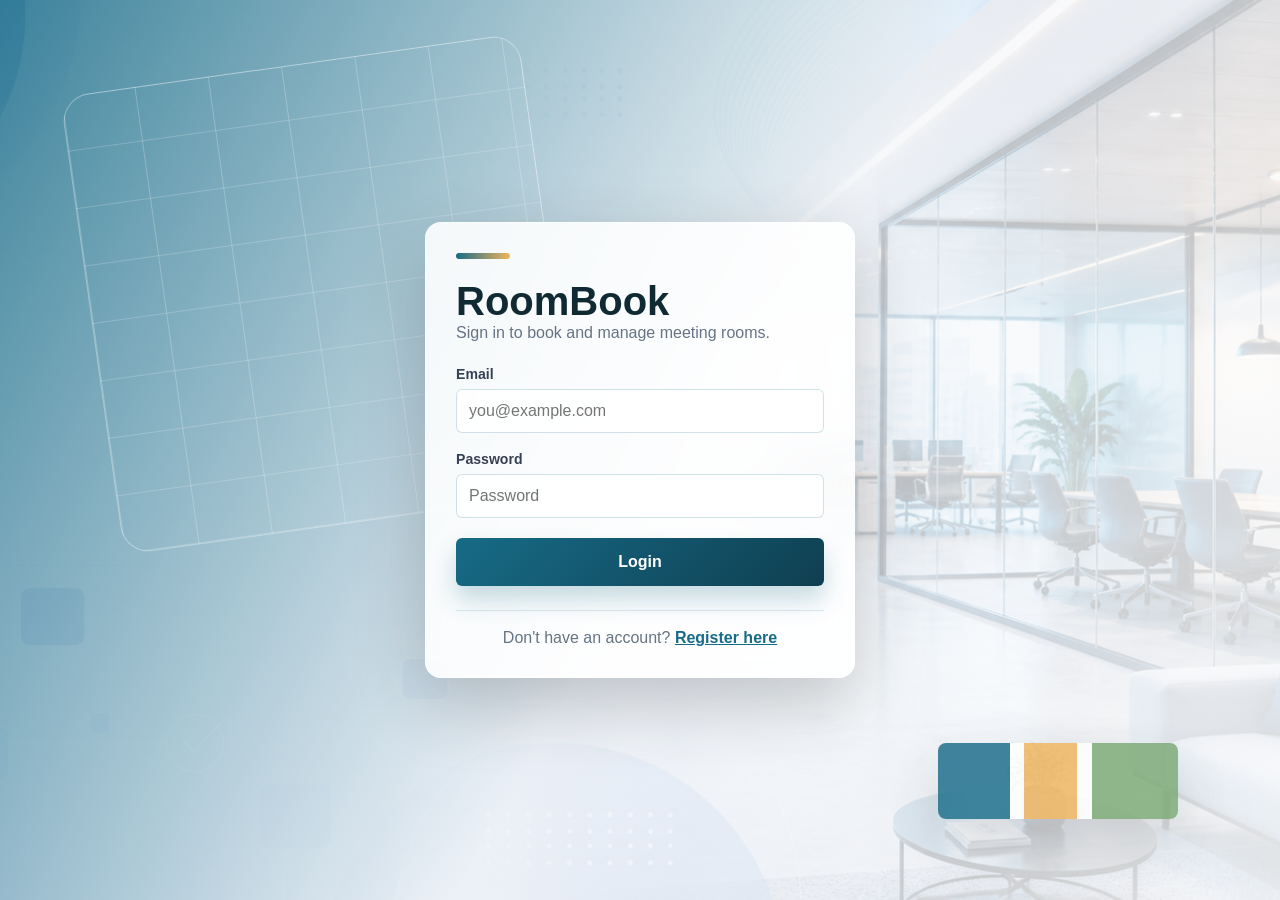
<file: index.html>
<!DOCTYPE html>
<html>
<head>
    <meta name="viewport" content="width=device-width, initial-scale=1.0">
    <title>RoomBook</title>
    <link rel="stylesheet" href="styles.css">
</head>
<body>

<main class="app-shell">
    <header class="topbar">
        <div class="brand">
            <h1>RoomBook</h1>
            <p>Book meeting rooms and manage your reservations.</p>
        </div>
        <div class="user-actions">
            <p id="userStatus" class="muted"></p>
            <button id="analyticsButton" class="secondary hidden" onclick="window.location.href='admin-dashboard.html'">Analytics</button>
            <button class="secondary" onclick="window.location.href='my-reservations.html'">My Reservations</button>
            <button class="secondary" onclick="window.location.href='change-password.html'">Change Password</button>
            <button class="secondary" onclick="logout()">Logout</button>
        </div>
    </header>

    <!-- This section is only shown when the logged-in user has the ADMIN role. -->
    <section id="adminRoomsPanel" class="panel admin-panel hidden">
        <div class="panel-header">
            <div>
                <h2>Room Management</h2>
                <p class="muted">Admin controls for creating and updating rooms.</p>
            </div>
            <button class="secondary" onclick="resetRoomForm()">New Room</button>
        </div>

        <div class="admin-grid">
            <div class="form-grid">
                <input id="roomId" type="hidden">

                <div>
                    <label for="roomName">Room Name</label>
                    <input id="roomName" type="text">
                </div>

                <div>
                    <label for="roomCapacity">Capacity</label>
                    <input id="roomCapacity" type="number" min="1">
                </div>

                <div>
                    <label for="roomLocation">Location</label>
                    <input id="roomLocation" type="text">
                </div>

                <div>
                    <label for="roomEquipment">Equipment</label>
                    <input id="roomEquipment" type="text">
                </div>

                <div class="button-row">
                    <button onclick="saveRoom()">Save Room</button>
                    <button class="secondary" onclick="resetRoomForm()">Clear</button>
                </div>

                <p id="roomResult" class="status-message"></p>
            </div>

            <ul id="roomsList" class="rooms-list"></ul>
        </div>
    </section>

    <section class="layout-grid">
        <div class="panel">
            <div class="panel-header">
                <h2>Create Booking</h2>
            </div>

            <div class="form-grid">
                <div>
                    <label for="roomSelect">Room</label>
                    <select id="roomSelect"></select>
                    <div id="selectedRoomDetails" class="room-details hidden"></div>
                </div>

                <div>
                    <label for="bookingDate">Date</label>
                    <input id="bookingDate" type="date">
                </div>

                <div class="time-grid">
                    <div>
                        <label for="startTime">Start Time</label>
                        <select id="startTime"></select>
                    </div>

                    <div>
                        <label for="endTime">End Time</label>
                        <select id="endTime"></select>
                    </div>
                </div>

                <div class="button-row">
                    <button class="secondary" onclick="checkAvailability()">Check Availability</button>
                    <button onclick="createBooking()">Create Booking</button>
                </div>

                <p id="bookingResult" class="status-message"></p>
            </div>
        </div>
    </section>

</main>

<script>
const ROOMBOOK_API = "http://localhost:8080/api";

// Store the current user's details from localStorage after login.
let loggedInUserId = localStorage.getItem("userId");
let loggedInUserRole = localStorage.getItem("userRole");
let roomsCache = [];

// Runs when the page loads. It checks login status and loads the page data.
window.onload = function() {
    if (!loggedInUserId) { //if user is not logged in, it sends them back to login page
        window.location.href = "login.html";
        return;
    }

    const userName = localStorage.getItem("userName") || "User";
    document.getElementById("userStatus").innerText =
        "Logged in as " + userName + (loggedInUserRole ? " (" + loggedInUserRole + ")" : "");

    if (loggedInUserRole === "ADMIN") {
        // Admin users can see the room management controls.
        document.getElementById("adminRoomsPanel").classList.remove("hidden");
        document.getElementById("analyticsButton").classList.remove("hidden");
    }

    setBookingDateMinimum();
    loadHourOptions();
    document.getElementById("roomSelect").addEventListener("change", updateSelectedRoomDetails);
    loadRooms();
};

// Prevents selecting booking dates before today.
function setBookingDateMinimum() {
    const dateInput = document.getElementById("bookingDate");
    const today = getTodayDateValue();
    dateInput.min = today;

    if (dateInput.value && dateInput.value < today) {
        dateInput.value = today;
    }
}

function getTodayDateValue() {
    const today = new Date();
    const year = today.getFullYear();
    const month = String(today.getMonth() + 1).padStart(2, "0");
    const day = String(today.getDate()).padStart(2, "0");
    return `${year}-${month}-${day}`;
}

// Adds hour options to the start and end time dropdowns.
function loadHourOptions() {
    //dropdown menus
    const startSelect = document.getElementById("startTime");
    const endSelect = document.getElementById("endTime");

    startSelect.innerHTML = "";
    endSelect.innerHTML = "";

    for (let hour = 8; hour <= 18; hour++) {
        const time = String(hour).padStart(2, "0") + ":00";

        const startOption = document.createElement("option");
        startOption.value = time;
        startOption.textContent = time;
        startSelect.appendChild(startOption);

        const endOption = document.createElement("option");
        endOption.value = time;
        endOption.textContent = time;
        endSelect.appendChild(endOption);
    }

    startSelect.value = "09:00";
    endSelect.value = "10:00";
}

// Loads all rooms into the booking dropdown and admin room list.
function loadRooms() {
    fetch(ROOMBOOK_API + "/rooms")
    .then(res => res.json())
    .then(data => {
        roomsCache = data;
        const select = document.getElementById("roomSelect");
        select.innerHTML = "";

        data.forEach(room => {
            const option = document.createElement("option");
            option.value = room.id;
            option.textContent = room.name + " - Capacity: " + room.capacity;
            select.appendChild(option);
        });

        updateSelectedRoomDetails();
        renderAdminRooms();
    })
    .catch(() => {
        document.getElementById("bookingResult").innerText =
            "Could not load rooms. Please make sure the server is running.";
    });
}

// Shows the selected room details so users can see equipment before booking.
function updateSelectedRoomDetails() {
    const selectedRoomId = parseInt(document.getElementById("roomSelect").value);
    const selectedRoom = roomsCache.find(room => room.id === selectedRoomId);
    const details = document.getElementById("selectedRoomDetails");

    if (!selectedRoom) {
        details.classList.add("hidden");
        details.innerHTML = "";
        return;
    }

    details.classList.remove("hidden");
    details.innerHTML = "";

    const location = document.createElement("span");
    location.textContent = "Location: " + (selectedRoom.location || "No location listed");

    const capacity = document.createElement("span");
    capacity.textContent = "Capacity: " + selectedRoom.capacity;

    const equipment = document.createElement("strong");
    equipment.textContent = "Equipment: " + (selectedRoom.equipment || "No equipment listed");

    details.appendChild(location);
    details.appendChild(capacity);
    details.appendChild(equipment);
}

// Displays rooms with edit/delete buttons for admin users.
function renderAdminRooms() {
    if (loggedInUserRole !== "ADMIN") {
        return;
    }

    const list = document.getElementById("roomsList");
    list.innerHTML = "";

    roomsCache.forEach(room => {
        const li = document.createElement("li");
        li.className = "room-item";

        const details = document.createElement("div");
        details.className = "room-main";

        const name = document.createElement("div");
        name.className = "reservation-room";
        name.textContent = room.name;

        const meta = document.createElement("div");
        meta.className = "reservation-meta";
        meta.textContent =
            "Capacity: " + room.capacity + " | " + (room.location || "No location");

        const equipment = document.createElement("div");
        equipment.className = "reservation-meta";
        equipment.textContent = room.equipment || "No equipment listed";

        details.appendChild(name);
        details.appendChild(meta);
        details.appendChild(equipment);
        li.appendChild(details);

        const actions = document.createElement("div");
        actions.className = "room-actions";

        const editButton = document.createElement("button");
        editButton.className = "secondary";
        editButton.textContent = "Edit";
        editButton.onclick = function() {
            editRoom(room);
        };

        const deleteButton = document.createElement("button");
        deleteButton.className = "danger";
        deleteButton.textContent = "Delete";
        deleteButton.onclick = function() {
            deleteRoom(room.id);
        };

        actions.appendChild(editButton);
        actions.appendChild(deleteButton);
        li.appendChild(actions);
        list.appendChild(li);
    });
}

// Creates a new room or updates an existing room.
function saveRoom() {
    const roomId = document.getElementById("roomId").value;
    const payload = {
        name: document.getElementById("roomName").value,
        capacity: parseInt(document.getElementById("roomCapacity").value),
        location: document.getElementById("roomLocation").value,
        equipment: document.getElementById("roomEquipment").value
    };

    const url = roomId ? ROOMBOOK_API + "/rooms/" + roomId : ROOMBOOK_API + "/rooms";
    const method = roomId ? "PUT" : "POST";

    fetch(url, {
        method,
        headers: {
            "Content-Type": "application/json",
            // The backend uses this user id to check if the user is an admin.
            "X-User-Id": loggedInUserId
        },
        body: JSON.stringify(payload)
    })
    .then(res => res.json())
    .then(data => {
        if (data.error) {
            document.getElementById("roomResult").innerText = data.error;
        } else {
            document.getElementById("roomResult").innerText =
                roomId ? "Room updated successfully." : "Room created successfully.";
            resetRoomForm();
            loadRooms();
        }
    })
    .catch(() => {
        document.getElementById("roomResult").innerText =
            "Could not save room. Please try again.";
    });
}

// Fills the room form with the selected room so it can be edited.
function editRoom(room) {
    document.getElementById("roomId").value = room.id;
    document.getElementById("roomName").value = room.name;
    document.getElementById("roomCapacity").value = room.capacity;
    document.getElementById("roomLocation").value = room.location || "";
    document.getElementById("roomEquipment").value = room.equipment || "";
    document.getElementById("roomResult").innerText = "Editing " + room.name + ".";
}

// Deletes a room. Only admin users can do this on the backend.
function deleteRoom(roomId) {
    fetch(ROOMBOOK_API + "/rooms/" + roomId, {
        method: "DELETE",
        headers: {
            "X-User-Id": loggedInUserId
        }
    })
    .then(res => res.json())
    .then(data => {
        if (data.error) {
            document.getElementById("roomResult").innerText = data.error;
        } else {
            document.getElementById("roomResult").innerText =
                data.message || "Room deleted successfully.";
            resetRoomForm();
            loadRooms();
        }
    })
    .catch(() => {
        document.getElementById("roomResult").innerText =
            "Could not delete room. Please try again.";
    });
}

// Clears the room management form.
function resetRoomForm() {
    document.getElementById("roomId").value = "";
    document.getElementById("roomName").value = "";
    document.getElementById("roomCapacity").value = "";
    document.getElementById("roomLocation").value = "";
    document.getElementById("roomEquipment").value = "";
}

// Checks if the selected room is free for the selected date and time.
function checkAvailability() {
    const roomId = document.getElementById("roomSelect").value;
    const date = document.getElementById("bookingDate").value;
    const startTime = document.getElementById("startTime").value;
    const endTime = document.getElementById("endTime").value;

    fetch(`${ROOMBOOK_API}/rooms/${roomId}/availability?date=${date}&startTime=${startTime}&endTime=${endTime}`)
    .then(res => res.json())
    .then(data => {
        document.getElementById("bookingResult").innerText = data.message;
        alert(data.message);
    })
    .catch(() => {
        const message = "Could not check availability. Please try again.";
        document.getElementById("bookingResult").innerText = message;
        alert(message);
    });
}

// Creates a reservation for the logged-in user.
function createBooking() {
    if (!loggedInUserId) {
        document.getElementById("bookingResult").innerText = "Please login first.";
        return;
    }

    const bookingDate = document.getElementById("bookingDate").value;
    if (!bookingDate) {
        document.getElementById("bookingResult").innerText =
            "Please choose a booking date.";
        return;
    }

    if (bookingDate < getTodayDateValue()) {
        document.getElementById("bookingResult").innerText =
            "Booking date cannot be in the past.";
        return;
    }

    if (!confirm("Confirmed Booking?")) {
        return;
    }

    fetch(ROOMBOOK_API + "/reservations", {
        method: "POST",
        headers: {"Content-Type": "application/json"},
        body: JSON.stringify({
            userId: parseInt(loggedInUserId),
            roomId: parseInt(document.getElementById("roomSelect").value),
            date: document.getElementById("bookingDate").value,
            startTime: document.getElementById("startTime").value,
            endTime: document.getElementById("endTime").value
        })
    })
    .then(res => res.json())
    .then(data => {
        if (data.error) {
            document.getElementById("bookingResult").innerText = data.error;
        } else {
            document.getElementById("bookingResult").innerText =
                "Booking created successfully!";
        }
    })
    .catch(() => {
        document.getElementById("bookingResult").innerText =
            "Could not create booking. Please try again.";
    });
}

// Clears login data and sends the user back to the login page.
function logout() {
    localStorage.removeItem("userId");
    localStorage.removeItem("userName");
    localStorage.removeItem("userRole");
    window.location.href = "login.html";
}
</script>
</body>
</html>
</file>
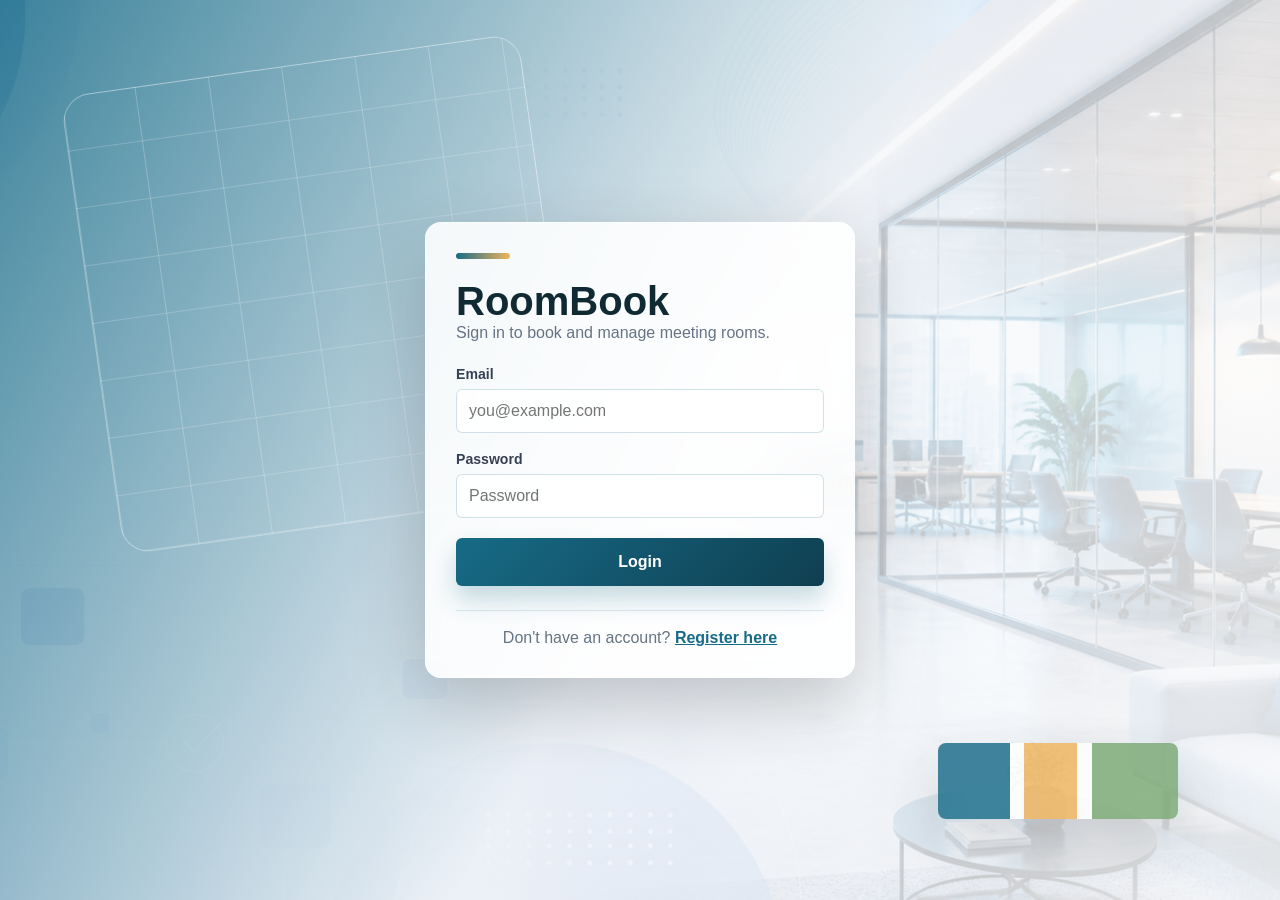
<file: admin-dashboard.html>
<!DOCTYPE html>
<html>
<head>
    <meta name="viewport" content="width=device-width, initial-scale=1.0">
    <title>RoomBook Admin Analytics</title>
    <link rel="stylesheet" href="styles.css">
</head>
<body>

<main class="app-shell">
    <header class="topbar">
        <div class="brand">
            <h1>Admin Analytics</h1>
            <p>Booking statistics, room utilisation, user activity, and security metrics.</p>
        </div>
        <div class="user-actions">
            <p id="adminStatus" class="muted"></p>
            <button class="secondary" onclick="window.location.href='index.html'">Bookings</button>
            <button class="secondary" onclick="logout()">Logout</button>
        </div>
    </header>

    <section class="analytics-grid">
        <div class="metric-card">
            <span>Total Bookings</span>
            <strong id="totalBookings">0</strong>
        </div>
        <div class="metric-card">
            <span>Confirmed</span>
            <strong id="confirmedBookings">0</strong>
        </div>
        <div class="metric-card">
            <span>Cancelled</span>
            <strong id="cancelledBookings">0</strong>
        </div>
        <div class="metric-card">
            <span>Rooms</span>
            <strong id="totalRooms">0</strong>
        </div>
        <div class="metric-card">
            <span>Users</span>
            <strong id="totalUsers">0</strong>
        </div>
    </section>

    <section class="panel admin-panel">
        <div class="panel-header">
            <h2>User Management</h2>
        </div>
        <div class="user-management-grid">
            <form id="createUserForm" class="form-grid">
                <div>
                    <label for="newUserName">Name</label>
                    <input type="text" id="newUserName" required>
                </div>
                <div>
                    <label for="newUserEmail">Email</label>
                    <input type="email" id="newUserEmail" required>
                </div>
                <div>
                    <label for="newUserPassword">Password</label>
                    <input type="password" id="newUserPassword" required>
                </div>
                <div>
                    <label for="newUserRole">Role</label>
                    <select id="newUserRole" required>
                        <option value="USER">User</option>
                        <option value="ADMIN">Admin</option>
                    </select>
                </div>
                <button type="submit">Create User</button>
            </form>

            <div>
                <div id="adminUserList" class="users-list"></div>
                <p id="userManagementResult" class="status-message"></p>
            </div>
        </div>
    </section>

    <section class="dashboard-grid">
        <div class="panel">
            <div class="panel-header">
                <h2>Room Utilisation</h2>
            </div>
            <div id="roomUtilisationList" class="report-list"></div>
        </div>

        <div class="panel">
            <div class="panel-header">
                <h2>Booking Trends</h2>
            </div>
            <div id="bookingTrendsList" class="report-list"></div>
        </div>

        <div class="panel">
            <div class="panel-header">
                <h2>User Activity</h2>
            </div>
            <div id="userActivityList" class="report-list"></div>
        </div>

        <div class="panel">
            <div class="panel-header">
                <h2>Security Metrics</h2>
            </div>
            <div class="security-grid">
                <div>
                    <span>Admin Users</span>
                    <strong id="adminUsers">0</strong>
                </div>
                <div>
                    <span>Standard Users</span>
                    <strong id="standardUsers">0</strong>
                </div>
                <div>
                    <span>Cancellation Rate</span>
                    <strong id="cancellationRate">0%</strong>
                </div>
                <div>
                    <span>Login Event Tracking</span>
                    <strong id="loginEventTracking">-</strong>
                </div>
            </div>
        </div>
    </section>

    <p id="analyticsResult" class="status-message"></p>
</main>

<script src="admin-dashboard.js"></script>
</body>
</html>
</file>
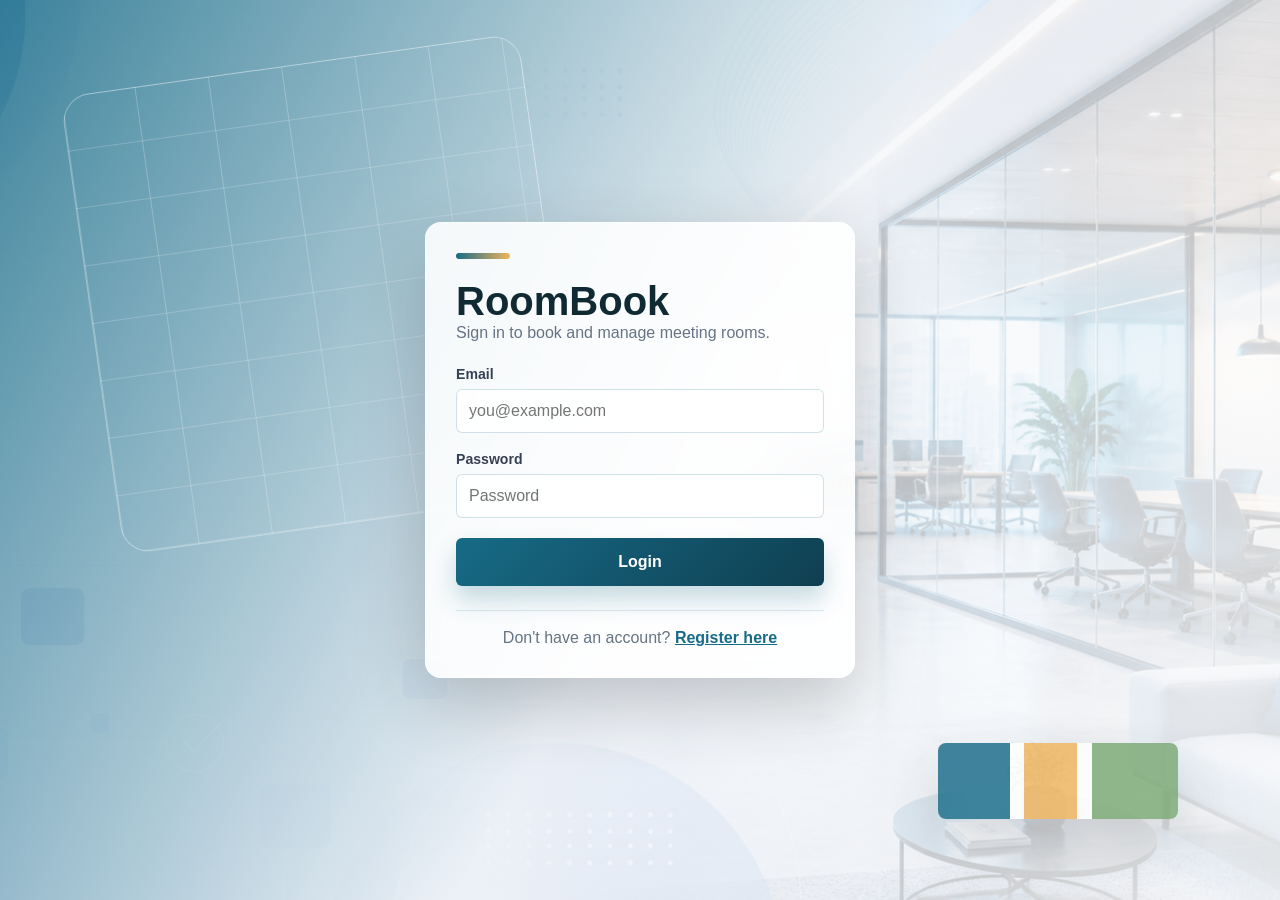
<file: change-password.html>
<!DOCTYPE html>
<html>
<head>
    <meta name="viewport" content="width=device-width, initial-scale=1.0">
    <title>Change Password - RoomBook</title>
    <link rel="stylesheet" href="styles.css">
</head>
<body>

<main class="app-shell">
    <header class="topbar">
        <div class="brand">
            <h1>Change Password</h1>
            <p>Update your RoomBook account password.</p>
        </div>
        <div class="user-actions">
            <p id="userStatus" class="muted"></p>
            <button class="secondary" onclick="window.location.href='index.html'">Back to Bookings</button>
            <button class="secondary" onclick="logout()">Logout</button>
        </div>
    </header>

    <section class="panel account-panel">
        <div class="panel-header">
            <div>
                <h2>Password Details</h2>
                <p class="muted">Use a strong password to keep your account secure.</p>
            </div>
        </div>

        <div class="form-grid account-form">
            <div>
                <label for="currentPassword">Current Password</label>
                <input id="currentPassword" type="password">
            </div>

            <div>
                <label for="newPassword">New Password</label>
                <input id="newPassword" type="password">
            </div>

            <div class="button-row">
                <button onclick="changePassword()">Change Password</button>
                <button class="secondary" onclick="window.location.href='index.html'">Cancel</button>
            </div>

            <p id="passwordResult" class="status-message"></p>
        </div>
    </section>
</main>

<script src="change-password.js"></script>
</body>
</html>
</file>
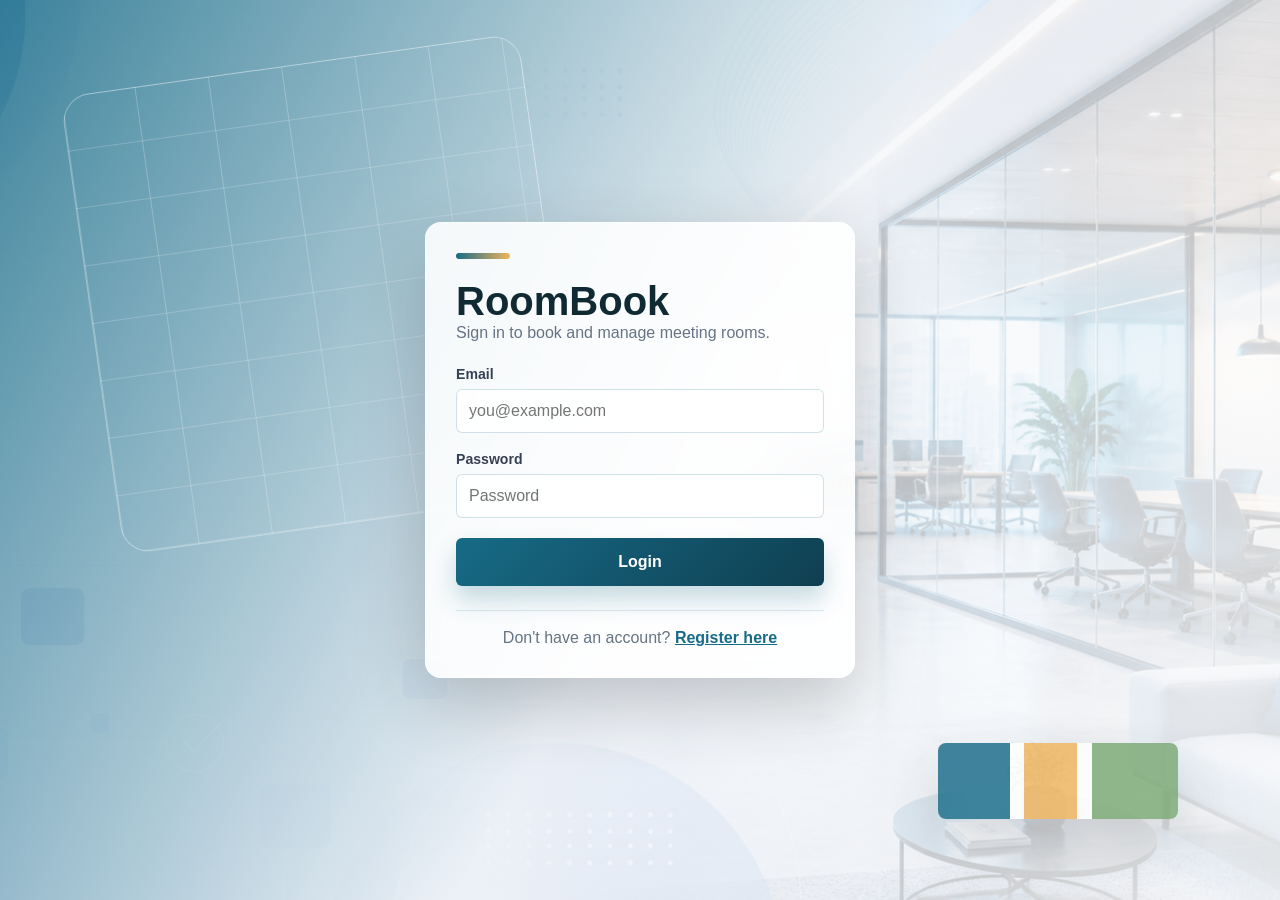
<file: login.html>
<!DOCTYPE html>
<html>
<head>
    <meta name="viewport" content="width=device-width, initial-scale=1.0">
    <title>RoomBook Login</title>
    <link rel="stylesheet" href="styles.css">
</head>
<body>

<main class="auth-page login-page">
    <section class="auth-panel login-panel">
        <h1>RoomBook</h1>
        <p>Sign in to book and manage meeting rooms.</p>

        <div class="auth-form">
            <div>
                <label for="loginEmail">Email</label>
                <input id="loginEmail" type="email" placeholder="you@example.com">
            </div>

            <div>
                <label for="loginPassword">Password</label>
                <input id="loginPassword" type="password" placeholder="Password">
            </div>

            <button onclick="login()">Login</button>
        </div>

        <p id="loginResult" class="status-message"></p>

        <p class="auth-footer">Don't have an account? <a href="register.html">Register here</a></p>
    </section>
</main>

<script src="login.js"></script>

</body>
</html>
</file>
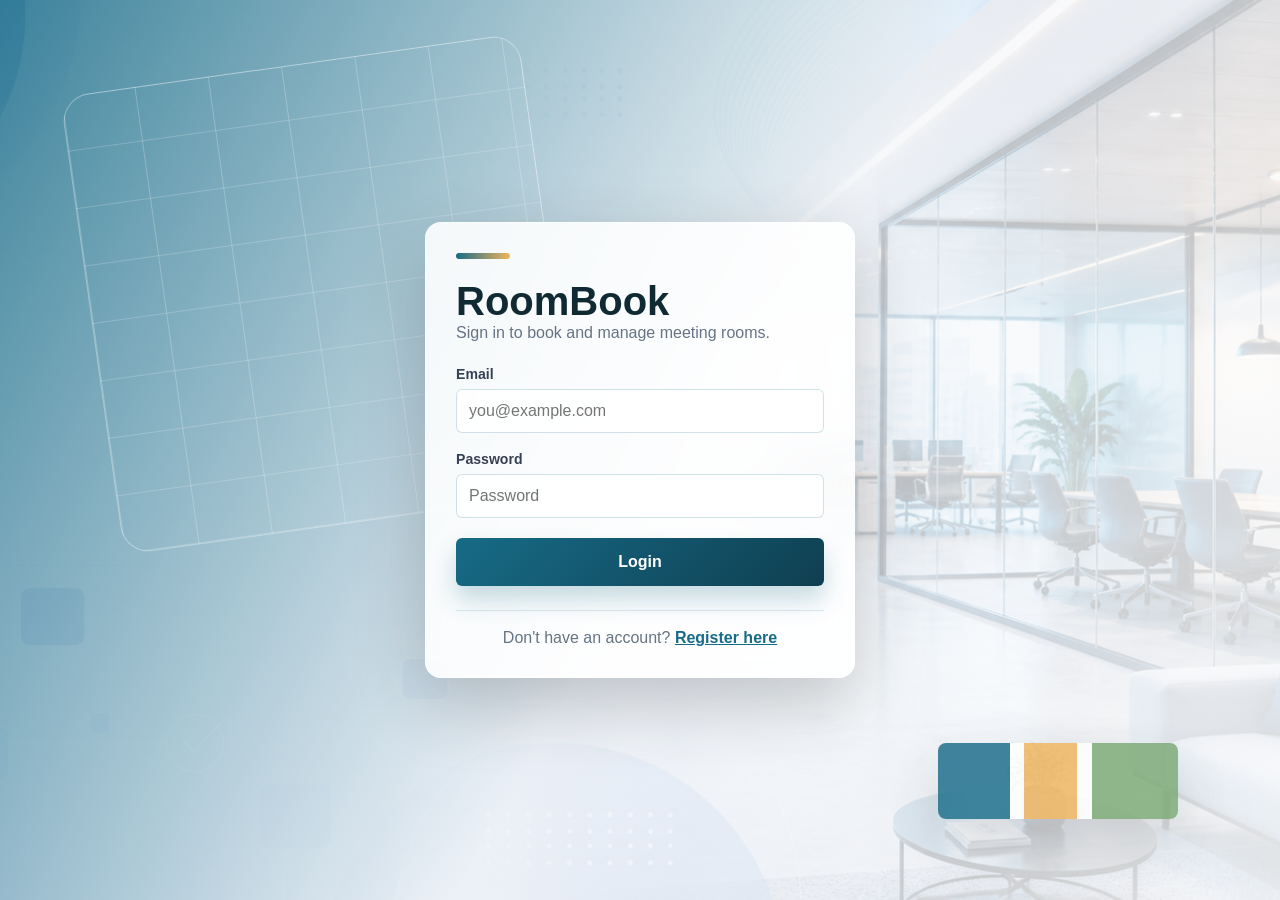
<file: my-reservations.html>
<!DOCTYPE html>
<html>
<head>
    <meta name="viewport" content="width=device-width, initial-scale=1.0">
    <title>My Reservations - RoomBook</title>
    <link rel="stylesheet" href="styles.css">
</head>
<body>

<main class="app-shell">
    <header class="topbar">
        <div class="brand">
            <h1>RoomBook</h1>
            <p>Review and manage your reservations.</p>
        </div>
        <div class="user-actions">
            <p id="userStatus" class="muted"></p>
            <button class="secondary" onclick="window.location.href='index.html'">Create Booking</button>
            <button class="secondary" onclick="window.location.href='change-password.html'">Change Password</button>
            <button class="secondary" onclick="logout()">Logout</button>
        </div>
    </header>

    <section class="panel">
        <div class="panel-header">
            <div>
                <h2>My Reservations</h2>
                <p class="muted">Active and cancelled bookings.</p>
            </div>
            <button class="secondary" onclick="loadReservations()">Refresh</button>
        </div>
        <ul id="reservationsList" class="reservations-list"></ul>
        <p id="reservationsResult" class="status-message"></p>
    </section>
</main>

<script>
const ROOMBOOK_API = "http://localhost:8080/api";

let loggedInUserId = localStorage.getItem("userId");
let loggedInUserRole = localStorage.getItem("userRole");
let showAllReservations = false;
let roomsCache = [];

window.onload = function() {
    if (!loggedInUserId) {
        window.location.href = "login.html";
        return;
    }

    const userName = localStorage.getItem("userName") || "User";
    document.getElementById("userStatus").innerText =
        "Logged in as " + userName + (loggedInUserRole ? " (" + loggedInUserRole + ")" : "");

    loadReservations();
};

// Loads all reservations for the logged-in user.
function loadReservations() {
    if (!loggedInUserId) {
        alert("Please login first.");
        return;
    }

    document.getElementById("reservationsResult").innerText = "";

    Promise.all([
        fetch(ROOMBOOK_API + "/reservations/user/" + loggedInUserId).then(res => res.json()),
        loadRooms()
    ])
    .then(([data]) => {
        const list = document.getElementById("reservationsList");
        list.innerHTML = "";

        if (data.length === 0) {
            const empty = document.createElement("li");
            empty.className = "empty-state";
            empty.textContent = "No reservations yet.";
            list.appendChild(empty);
            return;
        }

        const visibleReservations = showAllReservations ? data : data.slice(0, 5);

        visibleReservations.forEach(r => {
            const roomDetails = findRoom(r.roomId);
            const li = document.createElement("li");
            li.className = "reservation-item";

            if (r.status === "CANCELLED") {
                li.classList.add("cancelled");
            }

            const details = document.createElement("div");
            details.className = "reservation-main";

            const room = document.createElement("div");
            room.className = "reservation-room";
            room.textContent = roomDetails ? roomDetails.name : "Room " + r.roomId;

            const meta = document.createElement("div");
            meta.className = "reservation-meta";
            meta.textContent = r.date + " | " + r.startTime + " - " + r.endTime;

            const roomMeta = document.createElement("div");
            roomMeta.className = "reservation-meta";
            roomMeta.textContent = getRoomMetaText(roomDetails);

            const equipment = document.createElement("div");
            equipment.className = "reservation-equipment";
            equipment.textContent = "Equipment: " + getRoomEquipmentText(roomDetails);

            const status = document.createElement("span");
            status.className = "badge";
            status.textContent = r.status;

            if (r.status === "CANCELLED") {
                status.classList.add("cancelled");
            }

            details.appendChild(room);
            details.appendChild(meta);
            details.appendChild(roomMeta);
            details.appendChild(equipment);
            details.appendChild(status);
            li.appendChild(details);

            if (r.status === "CONFIRMED") {
                const cancelButton = document.createElement("button");
                cancelButton.className = "danger";
                cancelButton.textContent = "Cancel";
                cancelButton.onclick = function() {
                    cancelReservation(r.resId);
                };
                li.appendChild(cancelButton);
            }

            list.appendChild(li);
        });

        if (data.length > 5) {
            const historyAction = document.createElement("li");
            historyAction.className = "reservations-history-action";

            const historyButton = document.createElement("button");
            historyButton.className = "secondary";
            historyButton.textContent = showAllReservations
                ? "Show only 5 reservations"
                : "View all reservation history";
            historyButton.onclick = function() {
                showAllReservations = !showAllReservations;
                loadReservations();
            };

            historyAction.appendChild(historyButton);
            list.appendChild(historyAction);
        }
    })
    .catch(() => {
        document.getElementById("reservationsResult").innerText =
            "Could not load reservations. Please try again.";
    });
}

// Loads room data so reservations can show room name, capacity, location, and equipment.
function loadRooms() {
    if (roomsCache.length > 0) {
        return Promise.resolve(roomsCache);
    }

    return fetch(ROOMBOOK_API + "/rooms")
    .then(res => res.json())
    .then(data => {
        roomsCache = data;
        return roomsCache;
    });
}

function findRoom(roomId) {
    return roomsCache.find(room => room.id === roomId);
}

function getRoomMetaText(room) {
    if (!room) {
        return "Room details unavailable";
    }

    return "Capacity: " + room.capacity + " | " + (room.location || "No location listed");
}

function getRoomEquipmentText(room) {
    if (!room) {
        return "Room details unavailable";
    }

    return room.equipment || "No equipment listed";
}

// Cancels an existing reservation.
function cancelReservation(resId) {
    if (!confirm("Are you sure you want to cancel your booking?")) {
        return;
    }

    fetch(ROOMBOOK_API + "/reservations/" + resId, {
        method: "DELETE"
    })
    .then(res => res.json())
    .then(data => {
        if (data.error) {
            document.getElementById("reservationsResult").innerText = data.error;
        } else {
            document.getElementById("reservationsResult").innerText =
                data.message || "Reservation cancelled successfully.";
            loadReservations();
        }
    })
    .catch(() => {
        document.getElementById("reservationsResult").innerText =
            "Could not cancel reservation. Please try again.";
    });
}

function logout() {
    localStorage.removeItem("userId");
    localStorage.removeItem("userName");
    localStorage.removeItem("userRole");
    window.location.href = "login.html";
}
</script>
</body>
</html>
</file>
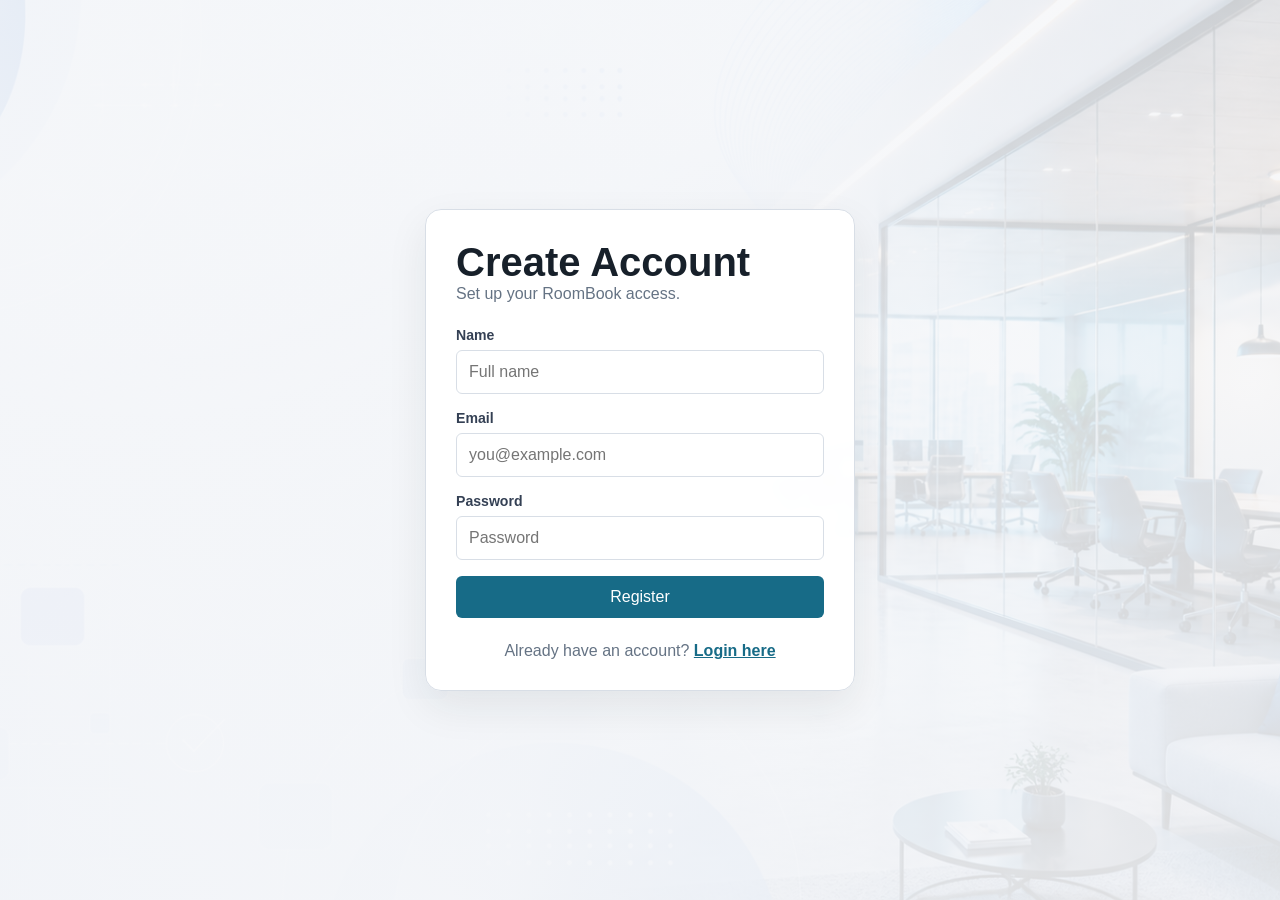
<file: register.html>
<!DOCTYPE html>
<html>
<head>
    <meta name="viewport" content="width=device-width, initial-scale=1.0">
    <title>RoomBook Register</title>
    <link rel="stylesheet" href="styles.css">
</head>
<body>

<main class="auth-page">
    <section class="auth-panel">
        <h1>Create Account</h1>
        <p>Set up your RoomBook access.</p>

        <div class="auth-form">
            <div>
                <label for="registerName">Name</label>
                <input id="registerName" placeholder="Full name">
            </div>

            <div>
                <label for="registerEmail">Email</label>
                <input id="registerEmail" type="email" placeholder="you@example.com">
            </div>

            <div>
                <label for="registerPassword">Password</label>
                <input id="registerPassword" type="password" placeholder="Password" minlength="8" autocomplete="new-password">
            </div>

            <button onclick="register()">Register</button>
        </div>

        <p id="registerResult" class="status-message"></p>

        <p class="auth-footer">Already have an account? <a href="login.html">Login here</a></p>
    </section>
</main>

<script src="register.js"></script>

</body>
</html>
</file>
<file: styles.css>
:root {
    --bg: #f6f7f9;
    --surface: #ffffff;
    --surface-soft: #eef2f6;
    --text: #17202a;
    --muted: #657384;
    --line: #d8dee6;
    --primary: #176b87;
    --primary-hover: #12566c;
    --success-bg: #e8f6ef;
    --success-text: #17643a;
    --danger: #b42318;
    --danger-bg: #fff1f0;
    --shadow: 0 16px 40px rgba(23, 32, 42, 0.08);
}

* {
    box-sizing: border-box;
}

body {
    margin: 0;
    min-height: 100vh;
    font-family: Arial, Helvetica, sans-serif;
    color: var(--text);
    background:
        linear-gradient(rgba(246, 247, 249, 0.82), rgba(246, 247, 249, 0.9)),
        url("RoomBook-Bg.png") center / cover fixed;
}

button,
input,
select {
    font: inherit;
}

button {
    min-height: 42px;
    border: 0;
    border-radius: 6px;
    padding: 0 16px;
    color: #ffffff;
    background: var(--primary);
    cursor: pointer;
}

button:hover {
    background: var(--primary-hover);
}

button.secondary {
    color: var(--text);
    background: var(--surface-soft);
}

button.secondary:hover {
    background: #e0e7ef;
}

button.danger {
    color: var(--danger);
    background: var(--danger-bg);
}

button.danger:hover {
    background: #ffe1df;
}

input,
select {
    width: 100%;
    min-height: 44px;
    border: 1px solid var(--line);
    border-radius: 6px;
    padding: 0 12px;
    color: var(--text);
    background: #ffffff;
}

input:focus,
select:focus {
    outline: 3px solid rgba(23, 107, 135, 0.18);
    border-color: var(--primary);
}

.room-details {
    display: grid;
    gap: 6px;
    margin-top: 10px;
    border: 1px solid var(--line);
    border-left: 4px solid var(--primary);
    border-radius: 8px;
    padding: 12px;
    color: var(--muted);
    background: #f7fbfd;
}

.room-details strong {
    color: var(--text);
}

label {
    display: block;
    margin-bottom: 7px;
    font-size: 0.88rem;
    font-weight: 700;
    color: #344054;
}

a {
    color: var(--primary);
    font-weight: 700;
}

.app-shell {
    width: min(1120px, calc(100% - 32px));
    margin: 0 auto;
    padding: 28px 0;
}

.topbar {
    display: flex;
    align-items: center;
    justify-content: space-between;
    gap: 18px;
    margin-bottom: 24px;
}

.brand {
    display: flex;
    flex-direction: column;
    gap: 4px;
}

.brand h1,
.auth-panel h1 {
    margin: 0;
    font-size: clamp(1.8rem, 4vw, 2.5rem);
    letter-spacing: 0;
}

.brand p,
.auth-panel p,
.muted {
    margin: 0;
    color: var(--muted);
}

.user-actions {
    display: flex;
    align-items: center;
    gap: 12px;
}

.layout-grid {
    display: grid;
    grid-template-columns: minmax(280px, 480px);
    gap: 22px;
    align-items: start;
}

.dashboard-grid {
    display: grid;
    grid-template-columns: repeat(2, minmax(280px, 1fr));
    gap: 22px;
    align-items: start;
}

.analytics-grid {
    display: grid;
    grid-template-columns: repeat(5, minmax(140px, 1fr));
    gap: 14px;
    margin-bottom: 24px;
}

.metric-card {
    position: relative;
    display: grid;
    gap: 8px;
    min-height: 118px;
    border: 1px solid var(--line);
    border-radius: 14px;
    padding: 18px;
    background: linear-gradient(135deg, rgba(255, 255, 255, 0.97), rgba(233, 243, 248, 0.95));
    box-shadow: var(--shadow);
    overflow: hidden;
}

.metric-card::before {
    content: "";
    position: absolute;
    inset: 0 auto 0 0;
    width: 4px;
    background: linear-gradient(180deg, var(--primary), #6ed5ff);
}

.metric-card span,
.security-grid span {
    color: var(--muted);
    font-size: 0.86rem;
    font-weight: 700;
    text-transform: uppercase;
    letter-spacing: 0.08em;
}

.metric-card strong {
    font-size: 2.05rem;
    line-height: 1;
    color: var(--primary);
}

.hidden {
    display: none;
}

.panel,
.auth-panel {
    border: 1px solid var(--line);
    border-radius: 16px;
    background: rgba(255, 255, 255, 0.96);
    box-shadow: var(--shadow);
    backdrop-filter: blur(6px);
}

.panel {
    padding: 22px;
}

.panel-header {
    display: flex;
    justify-content: space-between;
    gap: 12px;
    align-items: center;
    margin-bottom: 16px;
    padding-bottom: 12px;
    border-bottom: 1px solid var(--line);
}

.panel h2 {
    margin: 0;
    font-size: 1.2rem;
    color: var(--primary);
}

.admin-panel {
    margin-bottom: 22px;
}

.account-panel {
    margin-top: 22px;
}

.account-form {
    max-width: 520px;
}

.admin-grid {
    display: grid;
    grid-template-columns: minmax(260px, 340px) 1fr;
    gap: 20px;
    align-items: start;
}

.user-management-grid {
    display: grid;
    grid-template-columns: minmax(260px, 320px) 1fr;
    gap: 20px;
    align-items: start;
}

.form-grid {
    display: grid;
    gap: 16px;
}

.time-grid {
    display: grid;
    grid-template-columns: 1fr 1fr;
    gap: 12px;
}

.button-row {
    display: flex;
    gap: 10px;
    flex-wrap: wrap;
}

.status-message {
    min-height: 24px;
    margin: 18px 0 0;
    color: var(--muted);
}

.reservations-list {
    display: grid;
    gap: 12px;
    margin: 0;
    padding: 0;
    list-style: none;
}

.rooms-list {
    display: grid;
    gap: 12px;
    margin: 0;
    padding: 0;
    list-style: none;
}

.users-list {
    display: grid;
    gap: 12px;
}

.user-row {
    display: grid;
    grid-template-columns: 1fr auto;
    gap: 14px;
    align-items: center;
    border: 1px solid var(--line);
    border-radius: 8px;
    padding: 14px;
    background: #ffffff;
}

.user-row-main {
    display: grid;
    gap: 6px;
    min-width: 0;
}

.user-row-main span {
    color: var(--muted);
    overflow-wrap: anywhere;
}

.user-row-actions {
    display: grid;
    grid-template-columns: 128px 92px;
    gap: 8px;
    align-items: center;
}

.report-list {
    display: grid;
    gap: 12px;
}

.report-row {
    display: grid;
    grid-template-columns: 1fr auto;
    gap: 14px;
    align-items: center;
    border: 1px solid var(--line);
    border-left: 4px solid var(--primary);
    border-radius: 12px;
    padding: 14px;
    background: linear-gradient(135deg, #ffffff, #f7fbfd);
    transition: transform 0.15s ease, box-shadow 0.15s ease;
}

.report-row:hover {
    transform: translateY(-1px);
    box-shadow: 0 10px 20px rgba(23, 107, 135, 0.1);
}

.report-main {
    display: grid;
    gap: 5px;
    min-width: 0;
}

.report-main span {
    color: var(--muted);
    overflow-wrap: anywhere;
}

.report-value {
    color: var(--primary);
    font-weight: 800;
    text-align: right;
}

.security-grid {
    display: grid;
    grid-template-columns: repeat(2, minmax(160px, 1fr));
    gap: 14px;
}

.security-grid div {
    display: grid;
    gap: 8px;
    border: 1px solid var(--line);
    border-left: 4px solid var(--primary);
    border-radius: 12px;
    padding: 14px;
    background: linear-gradient(135deg, #ffffff, #f7fbfd);
}

.security-grid strong {
    font-size: 1.15rem;
    color: var(--primary);
}

@media (max-width: 960px) {
    .analytics-grid {
        grid-template-columns: repeat(2, minmax(140px, 1fr));
    }

    .dashboard-grid {
        grid-template-columns: 1fr;
    }
}

@media (max-width: 640px) {
    .analytics-grid {
        grid-template-columns: 1fr;
    }

    .security-grid {
        grid-template-columns: 1fr;
    }

    .topbar {
        flex-direction: column;
        align-items: flex-start;
    }

    .user-actions {
        width: 100%;
        flex-wrap: wrap;
    }
}

.reservation-item,
.room-item {
    display: grid;
    grid-template-columns: 1fr auto;
    gap: 14px;
    align-items: center;
    border: 1px solid var(--line);
    border-radius: 8px;
    padding: 14px;
    background: #ffffff;
}

.reservation-item.cancelled {
    background: #f3f5f7;
    color: var(--muted);
}

.reservation-main {
    display: grid;
    gap: 6px;
}

.room-main {
    display: grid;
    gap: 6px;
}

.room-actions {
    display: flex;
    gap: 8px;
    flex-wrap: wrap;
    justify-content: flex-end;
}

.reservation-room {
    font-weight: 800;
}

.reservation-meta {
    color: var(--muted);
}

.reservation-equipment {
    color: var(--text);
    font-weight: 700;
}

.badge {
    width: fit-content;
    border-radius: 999px;
    padding: 4px 10px;
    font-size: 0.78rem;
    font-weight: 800;
    color: var(--success-text);
    background: var(--success-bg);
}

.badge.cancelled {
    color: var(--muted);
    background: #e2e7ec;
}

.empty-state {
    border: 1px dashed var(--line);
    border-radius: 8px;
    padding: 24px;
    color: var(--muted);
    text-align: center;
    background: #ffffff;
}

.reservations-history-action {
    display: flex;
    justify-content: flex-start;
    padding-top: 2px;
}

.auth-page {
    display: grid;
    place-items: center;
    min-height: 100vh;
    padding: 28px 16px;
}

.auth-panel {
    width: min(430px, 100%);
    padding: 30px;
}

.auth-panel form,
.auth-form {
    display: grid;
    gap: 16px;
    margin-top: 24px;
}

.auth-footer {
    margin-top: 22px;
    text-align: center;
}

.login-page {
    position: relative;
    overflow: hidden;
    background:
        linear-gradient(120deg, rgba(23, 107, 135, 0.82), rgba(246, 247, 249, 0.7) 54%, rgba(255, 255, 255, 0.88)),
        url("RoomBook-Bg.png") center / cover;
}

.login-page::before {
    content: "";
    position: absolute;
    inset: 7% auto auto 7%;
    width: min(460px, 64vw);
    height: min(460px, 64vw);
    border: 1px solid rgba(255, 255, 255, 0.34);
    border-radius: 28px;
    background:
        repeating-linear-gradient(
            90deg,
            rgba(255, 255, 255, 0.24) 0 1px,
            transparent 1px 74px
        ),
        repeating-linear-gradient(
            0deg,
            rgba(255, 255, 255, 0.2) 0 1px,
            transparent 1px 58px
        );
    transform: rotate(-8deg);
}

.login-page::after {
    content: "";
    position: absolute;
    right: max(20px, 8vw);
    bottom: max(22px, 9vh);
    width: 240px;
    height: 76px;
    border-radius: 8px;
    background:
        linear-gradient(90deg, #176b87 0 30%, #ffffff 30% 36%, #f0b45d 36% 58%, #ffffff 58% 64%, #7aa874 64% 100%);
    box-shadow: 0 24px 60px rgba(23, 32, 42, 0.18);
    opacity: 0.82;
}

.login-panel {
    position: relative;
    z-index: 1;
    border: 1px solid rgba(255, 255, 255, 0.68);
    background: rgba(255, 255, 255, 0.88);
    box-shadow: 0 26px 70px rgba(23, 32, 42, 0.24);
    backdrop-filter: blur(14px);
}

.login-panel::before {
    content: "";
    display: block;
    width: 54px;
    height: 6px;
    margin-bottom: 20px;
    border-radius: 999px;
    background: linear-gradient(90deg, var(--primary), #f0b45d);
}

.login-panel h1 {
    color: #102a33;
}

.login-panel .auth-form {
    gap: 18px;
}

.login-panel input {
    border-color: rgba(23, 107, 135, 0.2);
    background: rgba(255, 255, 255, 0.84);
    box-shadow: inset 0 1px 0 rgba(255, 255, 255, 0.7);
}

.login-panel button {
    min-height: 48px;
    margin-top: 2px;
    background: linear-gradient(135deg, #176b87, #0f3f50);
    box-shadow: 0 14px 24px rgba(23, 107, 135, 0.24);
    font-weight: 800;
}

.login-panel button:hover {
    background: linear-gradient(135deg, #1a7797, #12566c);
}

.login-panel .auth-footer {
    padding-top: 18px;
    border-top: 1px solid rgba(23, 107, 135, 0.14);
}

@media (max-width: 760px) {
    .topbar,
    .user-actions,
    .layout-grid,
    .dashboard-grid,
    .analytics-grid,
    .admin-grid,
    .user-management-grid,
    .reservation-item,
    .room-item,
    .user-row,
    .report-row,
    .security-grid {
        grid-template-columns: 1fr;
    }

    .topbar,
    .user-actions {
        align-items: stretch;
    }

    .layout-grid {
        display: grid;
    }

    .time-grid {
        grid-template-columns: 1fr;
    }

    .reservation-item button,
    .room-actions button {
        width: 100%;
    }

    .room-actions {
        justify-content: stretch;
    }

    .user-row-actions {
        grid-template-columns: 1fr;
    }

    .user-row-actions button {
        width: 100%;
    }

    .report-value {
        text-align: left;
    }

    .login-page::before {
        inset: 4% auto auto -24%;
    }

    .login-page::after {
        right: 16px;
        bottom: 16px;
        width: 160px;
        height: 52px;
    }
}
</file>
